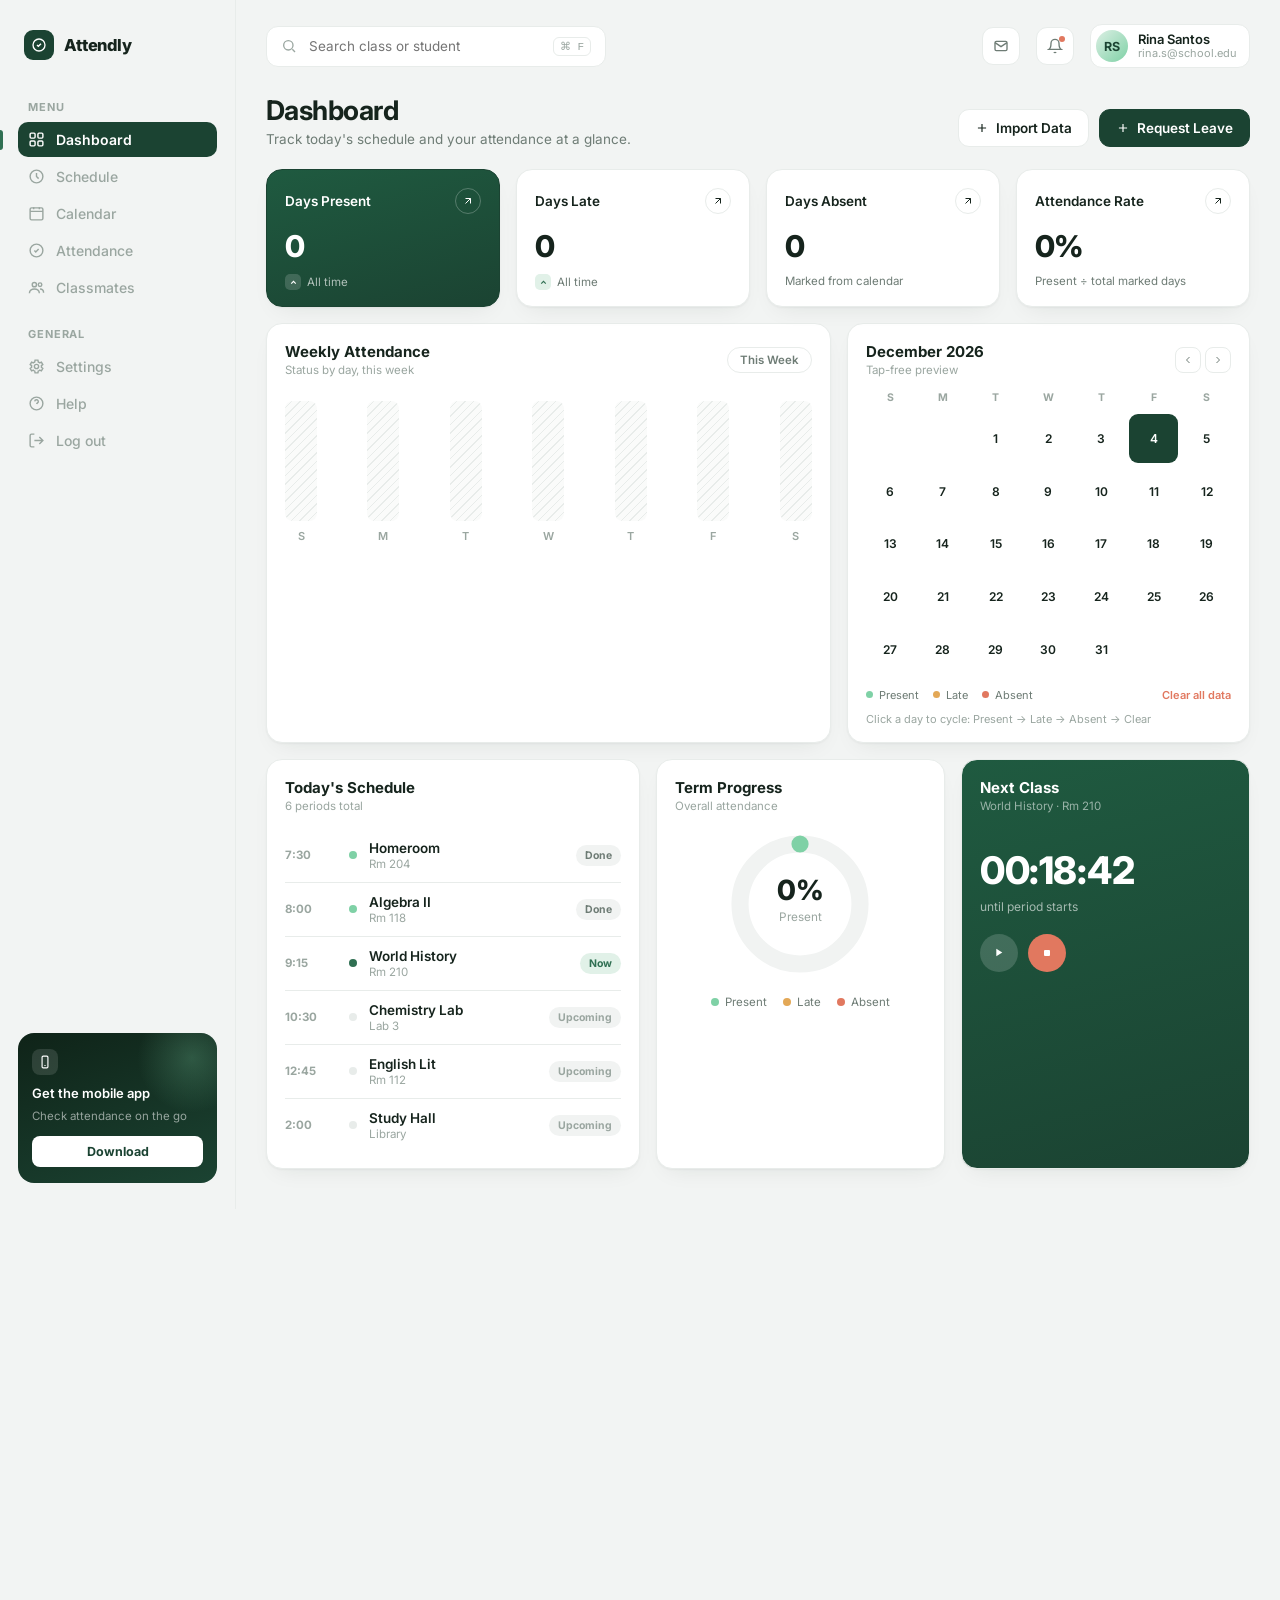
<file: index.html>
<!DOCTYPE html>
<html>
<head>
    <meta http-equiv="refresh" content="0; url=dashboard.html">
    <title>Self Attendance Checker</title>
</head>
<body>
    <p>Redirecting to dashboard...</p>
</body>
</html>
</file>
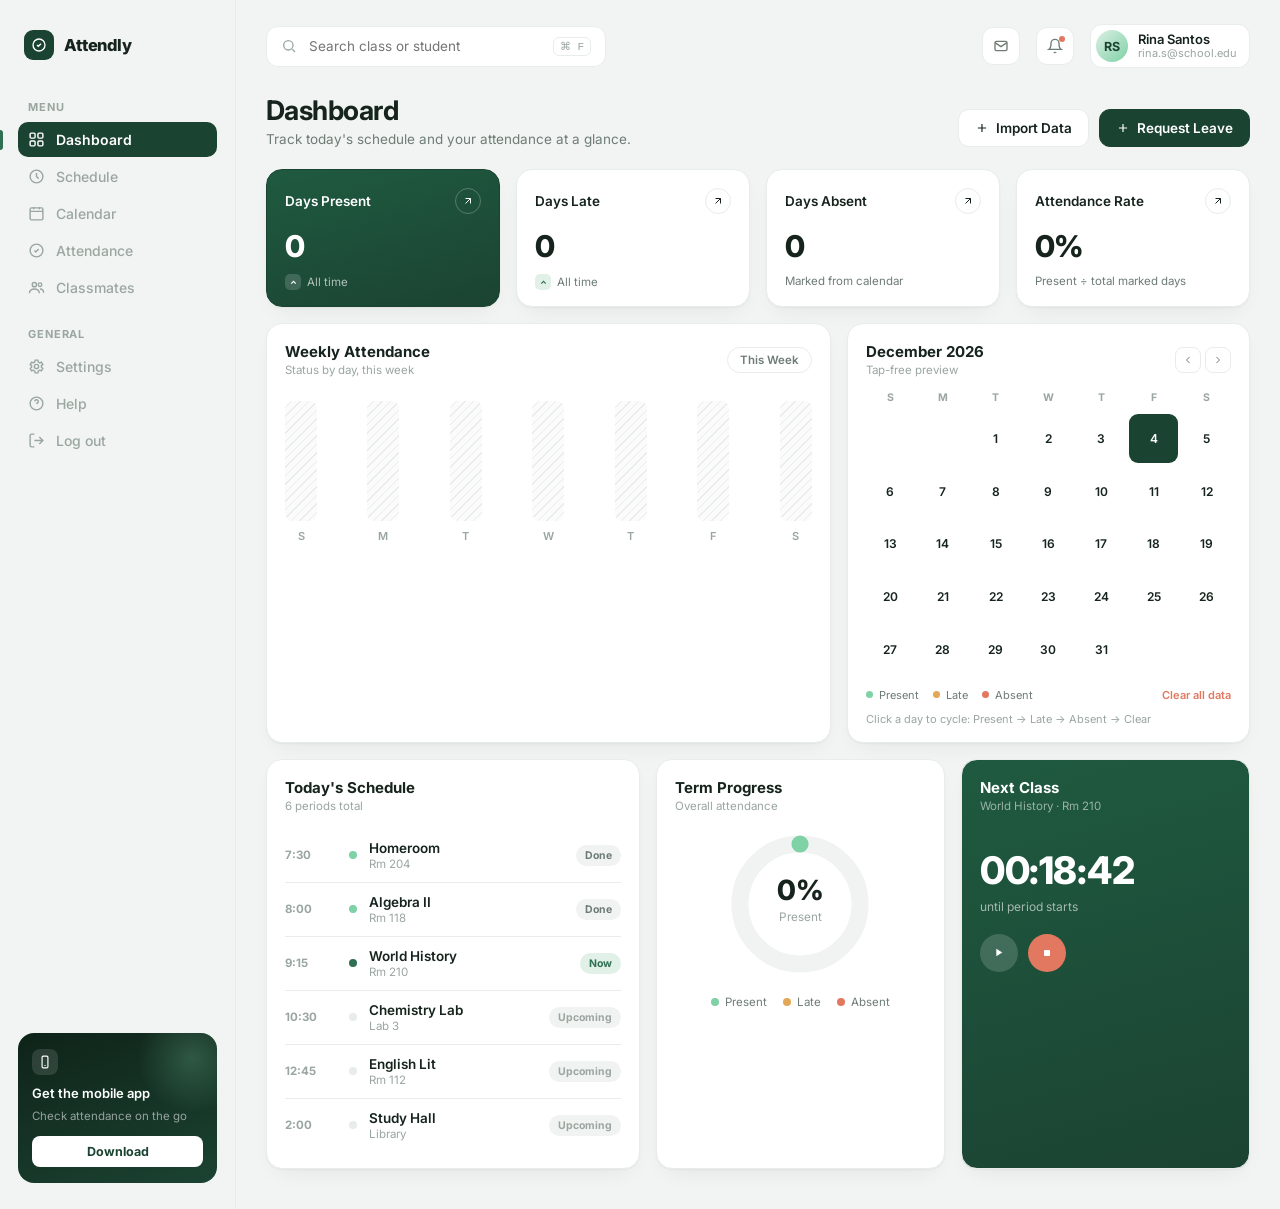
<file: dashboard.html>
<!DOCTYPE html>
<html lang="en">
<head>
<meta charset="UTF-8">
<meta name="viewport" content="width=device-width, initial-scale=1.0">
<title>Dashboard</title>
<link rel="stylesheet" href="./dashboard/dashboard.css">
</head>
<body>

<div class="app">

  <!-- ================= SIDEBAR ================= -->
  <aside class="sidebar">
    <div class="brand">
      <div class="brand-mark">
        <svg viewBox="0 0 24 24" fill="none" stroke="#fff" stroke-width="2"><path d="M9 12l2 2 4-4"/><circle cx="12" cy="12" r="9"/></svg>
      </div>
      <div class="brand-name">Attendly</div>
    </div>

    <div class="nav-label">Menu</div>
    <div class="nav-group">
      <a class="nav-item active" href="javascript:void(0)">
        <svg viewBox="0 0 24 24" fill="none" stroke="currentColor" stroke-width="2"><rect x="3" y="3" width="7" height="7" rx="1.5"/><rect x="14" y="3" width="7" height="7" rx="1.5"/><rect x="3" y="14" width="7" height="7" rx="1.5"/><rect x="14" y="14" width="7" height="7" rx="1.5"/></svg>
        Dashboard
      </a>
      <a class="nav-item" href="javascript:void(0)">
        <svg viewBox="0 0 24 24" fill="none" stroke="currentColor" stroke-width="2"><circle cx="12" cy="12" r="9"/><path d="M12 7v5l3 3"/></svg>
        Schedule
      </a>
      <a class="nav-item" href="javascript:void(0)">
        <svg viewBox="0 0 24 24" fill="none" stroke="currentColor" stroke-width="2"><rect x="3" y="4" width="18" height="17" rx="2"/><path d="M3 9h18M8 3v3M16 3v3"/></svg>
        Calendar
      </a>
      <a class="nav-item" href="javascript:void(0)">
        <svg viewBox="0 0 24 24" fill="none" stroke="currentColor" stroke-width="2"><path d="M9 12l2 2 4-4"/><circle cx="12" cy="12" r="9"/></svg>
        Attendance
      </a>
      <a class="nav-item" href="javascript:void(0)">
        <svg viewBox="0 0 24 24" fill="none" stroke="currentColor" stroke-width="2"><circle cx="9" cy="8" r="3"/><path d="M2 20c0-3.5 3-6 7-6s7 2.5 7 6"/><circle cx="17" cy="8" r="2.5"/><path d="M17 14c2.8 0 5 2 5 5.5"/></svg>
        Classmates
      </a>
    </div>

    <div class="nav-label">General</div>
    <div class="nav-group">
      <a class="nav-item" href="javascript:void(0)">
        <svg viewBox="0 0 24 24" fill="none" stroke="currentColor" stroke-width="2"><circle cx="12" cy="12" r="3"/><path d="M19 12a7 7 0 00-.1-1.2l2-1.6-2-3.4-2.4 1a7 7 0 00-2-1.2L14 3h-4l-.5 2.6a7 7 0 00-2 1.2l-2.4-1-2 3.4 2 1.6A7 7 0 005 12c0 .4 0 .8.1 1.2l-2 1.6 2 3.4 2.4-1c.6.5 1.3.9 2 1.2L10 21h4l.5-2.6c.7-.3 1.4-.7 2-1.2l2.4 1 2-3.4-2-1.6c.1-.4.1-.8.1-1.2z"/></svg>
        Settings
      </a>
      <a class="nav-item" href="javascript:void(0)">
        <svg viewBox="0 0 24 24" fill="none" stroke="currentColor" stroke-width="2"><circle cx="12" cy="12" r="9"/><path d="M9.5 9a2.5 2.5 0 015 .5c0 1.5-2 1.7-2.3 3.2M12 17h.01"/></svg>
        Help
      </a>
      <a class="nav-item" href="javascript:void(0)">
        <svg viewBox="0 0 24 24" fill="none" stroke="currentColor" stroke-width="2"><path d="M9 21H5a2 2 0 01-2-2V5a2 2 0 012-2h4M16 17l5-5-5-5M21 12H9"/></svg>
        Log out
      </a>
    </div>

    <div class="sidebar-spacer"></div>

    <div class="app-promo">
      <div class="promo-icon">
        <svg viewBox="0 0 24 24" fill="none" stroke="#fff" stroke-width="2"><rect x="7" y="2" width="10" height="20" rx="2"/><path d="M11 18h2"/></svg>
      </div>
      <p>Get the mobile app</p>
      <span>Check attendance on the go</span>
      <div class="promo-btn">Download</div>
    </div>
  </aside>

  <!-- ================= MAIN ================= -->
  <main class="main">

    <div class="topbar">
      <div class="search">
        <svg viewBox="0 0 24 24" fill="none" stroke="currentColor" stroke-width="2"><circle cx="11" cy="11" r="7"/><path d="M21 21l-4-4"/></svg>
        <input type="text" placeholder="Search class or student">
        <kbd>&#8984; F</kbd>
      </div>
      <div class="topbar-spacer"></div>
      <div class="icon-btn">
        <svg viewBox="0 0 24 24" fill="none" stroke="currentColor" stroke-width="2"><rect x="3" y="5" width="18" height="14" rx="2"/><path d="M3 7l9 6 9-6"/></svg>
      </div>
      <div class="icon-btn">
        <svg viewBox="0 0 24 24" fill="none" stroke="currentColor" stroke-width="2"><path d="M18 8a6 6 0 00-12 0c0 7-3 9-3 9h18s-3-2-3-9"/><path d="M13.7 21a2 2 0 01-3.4 0"/></svg>
        <span class="dot"></span>
      </div>
      <div class="user-chip">
        <div class="avatar">RS</div>
        <div>
          <div class="name">Rina Santos</div>
          <div class="email">rina.s@school.edu</div>
        </div>
      </div>
    </div>

    <div class="page-head">
      <div>
        <h1>Dashboard</h1>
        <p>Track today's schedule and your attendance at a glance.</p>
      </div>
      <div class="head-actions">
        <button class="btn">
          <svg viewBox="0 0 24 24" fill="none" stroke="currentColor" stroke-width="2"><path d="M12 5v14M5 12h14"/></svg>
          Import Data
        </button>
        <button class="btn primary">
          <svg viewBox="0 0 24 24" fill="none" stroke="currentColor" stroke-width="2"><path d="M12 5v14M5 12h14"/></svg>
          Request Leave
        </button>
      </div>
    </div>

    <!-- STAT CARDS -->
    <div class="stats-row">
      <div class="card stat-card dark">
        <div class="stat-top">
          <span class="label">Days Present</span>
          <div class="circ"><svg viewBox="0 0 24 24" fill="none" stroke="currentColor" stroke-width="2"><path d="M7 17L17 7M7 7h10v10"/></svg></div>
        </div>
        <div class="value" id="statPresent">0</div>
        <div class="foot"><span class="up"><svg viewBox="0 0 24 24" fill="none" stroke="currentColor" stroke-width="3"><path d="M6 15l6-6 6 6"/></svg></span> All time</div>
      </div>
      <div class="card stat-card">
        <div class="stat-top">
          <span class="label">Days Late</span>
          <div class="circ"><svg viewBox="0 0 24 24" fill="none" stroke="currentColor" stroke-width="2"><path d="M7 17L17 7M7 7h10v10"/></svg></div>
        </div>
        <div class="value" id="statLate">0</div>
        <div class="foot"><span class="up"><svg viewBox="0 0 24 24" fill="none" stroke="currentColor" stroke-width="3"><path d="M6 15l6-6 6 6"/></svg></span> All time</div>
      </div>
      <div class="card stat-card">
        <div class="stat-top">
          <span class="label">Days Absent</span>
          <div class="circ"><svg viewBox="0 0 24 24" fill="none" stroke="currentColor" stroke-width="2"><path d="M7 17L17 7M7 7h10v10"/></svg></div>
        </div>
        <div class="value" id="statAbsent">0</div>
        <div class="foot" id="statAbsentFoot">Marked from calendar</div>
      </div>
      <div class="card stat-card">
        <div class="stat-top">
          <span class="label">Attendance Rate</span>
          <div class="circ"><svg viewBox="0 0 24 24" fill="none" stroke="currentColor" stroke-width="2"><path d="M7 17L17 7M7 7h10v10"/></svg></div>
        </div>
        <div class="value" id="statRate">0%</div>
        <div class="foot">Present &divide; total marked days</div>
      </div>
    </div>

    <!-- ROW 2: weekly chart + calendar -->
    <div class="row-2">
      <div class="card">
        <div class="card-title-row">
          <div>
            <div class="card-title">Weekly Attendance</div>
            <div class="card-sub">Status by day, this week</div>
          </div>
          <div class="pill-select">This Week</div>
        </div>
        <div class="bars" id="bars"></div>
      </div>

      <div class="card">
        <div class="cal-head">
          <div>
            <div class="card-title" id="calMonthLabel">Month</div>
            <div class="card-sub">Tap-free preview</div>
          </div>
          <div class="cal-nav">
            <button id="calPrev"><svg viewBox="0 0 24 24" fill="none" stroke="currentColor" stroke-width="2"><path d="M15 18l-6-6 6-6"/></svg></button>
            <button id="calNext"><svg viewBox="0 0 24 24" fill="none" stroke="currentColor" stroke-width="2"><path d="M9 6l6 6-6 6"/></svg></button>
          </div>
        </div>
        <div class="cal-grid" id="calGrid"></div>
        <div class="cal-legend">
          <span><i style="background:var(--mint)"></i>Present</span>
          <span><i style="background:var(--amber)"></i>Late</span>
          <span><i style="background:var(--coral)"></i>Absent</span>
          <button class="cal-clear" id="calClear">Clear all data</button>
        </div>
        <div class="cal-hint">Click a day to cycle: Present &rarr; Late &rarr; Absent &rarr; Clear</div>
      </div>
    </div>

    <!-- ROW 3: schedule + donut + next class -->
    <div class="row-3">
      <div class="card">
        <div class="card-title-row">
          <div>
            <div class="card-title">Today's Schedule</div>
            <div class="card-sub">6 periods total</div>
          </div>
        </div>
        <div id="schedList"></div>
      </div>

      <div class="card">
        <div class="card-title-row">
          <div>
            <div class="card-title">Term Progress</div>
            <div class="card-sub">Overall attendance</div>
          </div>
        </div>
        <div class="donut-wrap">
          <svg viewBox="0 0 140 140" width="150" height="150">
            <circle cx="70" cy="70" r="56" fill="none" stroke="#F1F3F2" stroke-width="16"/>
            <circle id="donutProgress" cx="70" cy="70" r="56" fill="none" stroke="var(--mint)" stroke-width="16"
              stroke-linecap="round" stroke-dasharray="351.9" stroke-dashoffset="351.9"
              transform="rotate(-90 70 70)"/>
            <text id="donutPct" x="70" y="66" text-anchor="middle" font-size="26" font-weight="800" fill="var(--ink)" font-family="Inter">0%</text>
            <text x="70" y="86" text-anchor="middle" font-size="11" fill="var(--muted-2)" font-family="Inter">Present</text>
          </svg>
          <div class="donut-legend">
            <span><i style="background:var(--mint)"></i>Present</span>
            <span><i style="background:var(--amber)"></i>Late</span>
            <span><i style="background:var(--coral)"></i>Absent</span>
          </div>
        </div>
      </div>

      <div class="card next-card">
        <div class="card-title-row">
          <div>
            <div class="card-title">Next Class</div>
            <div class="card-sub">World History &middot; Rm 210</div>
          </div>
        </div>
        <div class="timer">00:18:42</div>
        <div class="timer-label">until period starts</div>
        <div class="timer-controls">
          <button class="tc-btn play"><svg viewBox="0 0 24 24" fill="currentColor"><path d="M8 5v14l11-7z"/></svg></button>
          <button class="tc-btn stop"><svg viewBox="0 0 24 24" fill="currentColor"><rect x="6" y="6" width="12" height="12" rx="2"/></svg></button>
        </div>
      </div>
    </div>

  </main>
</div>

<script src="./dashboard/dashboard.js"></script>
</body>
</html>
</file>
<file: dashboard/dashboard.css>
@import url('https://fonts.googleapis.com/css2?family=Inter:wght@400;500;600;700;800&display=swap');

:root{
  --bg:#F2F4F3;
  --card:#FFFFFF;
  --ink:#16241D;
  --muted:#6E7C75;
  --muted-2:#9AA6A0;
  --border:#E8ECEA;
  --green-deep:#1B4332;
  --green-deep-2:#1F5A40;
  --green:#2F6F52;
  --green-soft:#E1F1E8;
  --mint:#7FD1A6;
  --amber:#E3A857;
  --amber-soft:#FBEEDC;
  --coral:#E1785F;
  --coral-soft:#FBE7E1;
  --shadow: 0 1px 2px rgba(16,36,26,0.04), 0 10px 24px -12px rgba(16,36,26,0.10);
}

*{box-sizing:border-box;}
html,body{margin:0; padding:0;}
body{
  font-family:'Inter',sans-serif;
  background:var(--bg);
  color:var(--ink);
  -webkit-font-smoothing:antialiased;
}

a{text-decoration:none; color:inherit;}
button{font-family:inherit;}

.app{
  display:flex;
  max-width:1360px;
  margin:0 auto;
  min-height:100vh;
}

/* ---------------- Sidebar ---------------- */
.sidebar{
  width:236px;
  flex-shrink:0;
  padding:26px 18px;
  display:flex;
  flex-direction:column;
  border-right:1px solid var(--border);
}
.brand{
  display:flex;
  align-items:center;
  gap:10px;
  padding:4px 6px 26px;
}
.brand-mark{
  width:30px; height:30px;
  border-radius:9px;
  background:var(--green-deep);
  display:flex; align-items:center; justify-content:center;
}
.brand-mark svg{width:16px; height:16px;}
.brand-name{font-weight:800; font-size:16.5px; letter-spacing:-0.01em;}

.nav-label{
  font-size:11px;
  font-weight:700;
  letter-spacing:.08em;
  color:var(--muted-2);
  text-transform:uppercase;
  padding:14px 10px 8px;
}
.nav-group{display:flex; flex-direction:column; gap:2px; margin-bottom:8px;}
.nav-item{
  display:flex;
  align-items:center;
  gap:11px;
  padding:9px 10px;
  border-radius:10px;
  font-size:14px;
  font-weight:500;
  color:var(--muted-2);
  cursor:default;
  user-select:none;
  position:relative;
}
.nav-item svg{width:17px; height:17px; flex-shrink:0;}
.nav-item.active{
  background:var(--green-deep);
  color:#fff;
  font-weight:600;
}
.nav-item.active::before{
  content:"";
  position:absolute;
  left:-18px;
  top:50%; transform:translateY(-50%);
  width:3px; height:20px;
  background:var(--green);
  border-radius:0 4px 4px 0;
}
.nav-item .badge{
  margin-left:auto;
  font-size:10.5px;
  font-weight:700;
  background:var(--coral-soft);
  color:var(--coral);
  padding:1px 7px;
  border-radius:20px;
}
.nav-item.active .badge{background:rgba(255,255,255,0.18); color:#fff;}

.sidebar-spacer{flex:1;}

.app-promo{
  background:linear-gradient(160deg,#0F2318,#1B4332);
  border-radius:16px;
  padding:16px 14px;
  position:relative;
  overflow:hidden;
}
.app-promo::after{
  content:"";
  position:absolute; right:-30px; top:-30px;
  width:110px; height:110px;
  border-radius:50%;
  background:radial-gradient(circle, rgba(127,209,166,0.25), transparent 70%);
}
.app-promo .promo-icon{
  width:26px; height:26px; border-radius:8px;
  background:rgba(255,255,255,0.12);
  display:flex; align-items:center; justify-content:center;
  margin-bottom:10px;
}
.app-promo .promo-icon svg{width:14px; height:14px; stroke:#fff;}
.app-promo p{
  color:#fff; font-size:13px; font-weight:600;
  margin:0 0 2px; line-height:1.3;
}
.app-promo span{
  color:rgba(255,255,255,0.55);
  font-size:11.5px;
}
.promo-btn{
  display:block;
  margin-top:12px;
  background:#fff;
  color:var(--green-deep);
  text-align:center;
  font-size:12.5px;
  font-weight:700;
  padding:8px 0;
  border-radius:8px;
}

/* ---------------- Main ---------------- */
.main{
  flex:1;
  min-width:0;
  padding:24px 30px 40px;
}

.topbar{
  display:flex;
  align-items:center;
  gap:16px;
  margin-bottom:26px;
}
.search{
  flex:1;
  display:flex;
  align-items:center;
  gap:10px;
  background:var(--card);
  border:1px solid var(--border);
  border-radius:12px;
  padding:10px 14px;
  color:var(--muted-2);
  max-width:340px;
}
.search svg{width:16px; height:16px; flex-shrink:0;}
.search input{
  border:none; outline:none; background:transparent;
  font-family:inherit; font-size:13.5px; color:var(--ink); flex:1;
}
.search kbd{
  font-size:11px; color:var(--muted-2);
  border:1px solid var(--border);
  border-radius:6px;
  padding:2px 6px;
}
.topbar-spacer{flex:1;}
.icon-btn{
  width:38px; height:38px;
  border-radius:11px;
  background:var(--card);
  border:1px solid var(--border);
  display:flex; align-items:center; justify-content:center;
  color:var(--muted);
  position:relative;
}
.icon-btn svg{width:16px; height:16px;}
.icon-btn .dot{
  position:absolute; top:8px; right:8px;
  width:6px; height:6px; border-radius:50%;
  background:var(--coral);
}
.user-chip{
  display:flex; align-items:center; gap:10px;
  padding:5px 12px 5px 5px;
  background:var(--card);
  border:1px solid var(--border);
  border-radius:12px;
}
.avatar{
  width:32px; height:32px; border-radius:50%;
  background:linear-gradient(135deg,#DCEFE4,#7FD1A6);
  display:flex; align-items:center; justify-content:center;
  font-weight:700; font-size:12.5px; color:var(--green-deep);
}
.user-chip .name{font-size:13px; font-weight:600; line-height:1.25;}
.user-chip .email{font-size:11px; color:var(--muted-2); line-height:1.25;}

.page-head{
  display:flex;
  justify-content:space-between;
  align-items:flex-end;
  flex-wrap:wrap;
  gap:14px;
  margin-bottom:22px;
}
.page-head h1{
  font-size:27px;
  margin:0 0 4px;
  letter-spacing:-0.02em;
}
.page-head p{margin:0; color:var(--muted); font-size:13.5px;}
.head-actions{display:flex; gap:10px;}
.btn{
  display:flex; align-items:center; gap:7px;
  font-size:13.5px; font-weight:600;
  padding:10px 16px;
  border-radius:11px;
  border:1px solid var(--border);
  background:var(--card);
  color:var(--ink);
  cursor:default;
}
.btn svg{width:14px; height:14px;}
.btn.primary{
  background:var(--green-deep);
  border-color:var(--green-deep);
  color:#fff;
}

/* ---------------- Grid ---------------- */
.stats-row{
  display:grid;
  grid-template-columns:repeat(4,1fr);
  gap:16px;
  margin-bottom:16px;
}
.card{
  background:var(--card);
  border:1px solid var(--border);
  border-radius:16px;
  padding:18px 18px 16px;
  box-shadow:var(--shadow);
}
.stat-card{position:relative;}
.stat-card .stat-top{
  display:flex; justify-content:space-between; align-items:center;
  margin-bottom:14px;
}
.stat-card .stat-top .label{font-size:13.5px; font-weight:600;}
.stat-card .circ{
  width:26px; height:26px; border-radius:50%;
  border:1px solid var(--border);
  display:flex; align-items:center; justify-content:center;
}
.stat-card .circ svg{width:12px; height:12px;}
.stat-card .value{font-size:30px; font-weight:800; letter-spacing:-0.02em;}
.stat-card .foot{
  display:flex; align-items:center; gap:6px;
  font-size:11.5px; color:var(--muted);
  margin-top:10px;
}
.stat-card .foot .up{
  width:16px; height:16px; border-radius:5px;
  background:var(--green-soft); color:var(--green);
  display:flex; align-items:center; justify-content:center;
}
.stat-card .foot .up svg{width:9px; height:9px;}

.stat-card.dark{
  background:linear-gradient(165deg,var(--green-deep-2),var(--green-deep));
  border-color:var(--green-deep);
  color:#fff;
}
.stat-card.dark .circ{border-color:rgba(255,255,255,0.25); color:#fff;}
.stat-card.dark .foot{color:rgba(255,255,255,0.65);}
.stat-card.dark .foot .up{background:rgba(255,255,255,0.16); color:#fff;}

.row-2{
  display:grid;
  grid-template-columns:1.4fr 1fr;
  gap:16px;
  margin-bottom:16px;
}
.row-3{
  display:grid;
  grid-template-columns:1.1fr 0.85fr 0.85fr;
  gap:16px;
}
@media (max-width:980px){
  .stats-row{grid-template-columns:repeat(2,1fr);}
  .row-2, .row-3{grid-template-columns:1fr;}
}

.card-title-row{
  display:flex; justify-content:space-between; align-items:center;
  margin-bottom:16px;
}
.card-title{font-size:15px; font-weight:700;}
.card-sub{font-size:11.5px; color:var(--muted-2); margin-top:2px;}
.pill-select{
  font-size:11.5px; font-weight:600; color:var(--muted);
  border:1px solid var(--border);
  border-radius:20px;
  padding:5px 12px;
}

/* weekly chart */
.bars{
  display:flex;
  align-items:flex-end;
  justify-content:space-between;
  height:150px;
  padding-top:10px;
}
.bar-col{display:flex; flex-direction:column; align-items:center; gap:8px; width:32px;}
.bar-track{
  width:100%;
  height:120px;
  border-radius:8px;
  background-image:repeating-linear-gradient(-45deg, var(--border) 0 1px, transparent 1px 6px);
  background-color:#FAFBFA;
  display:flex; align-items:flex-end;
  overflow:hidden;
}
.bar-fill{width:100%; border-radius:8px; position:relative;}
.bar-day{font-size:11px; color:var(--muted-2); font-weight:600;}

/* calendar */
.cal-head{
  display:flex; justify-content:space-between; align-items:center;
  margin-bottom:14px;
}
.cal-nav{display:flex; gap:4px;}
.cal-nav button{
  width:26px; height:26px; border-radius:8px;
  border:1px solid var(--border); background:#fff;
  display:flex; align-items:center; justify-content:center;
  color:var(--muted);
}
.cal-nav svg{width:12px; height:12px;}
.cal-grid{
  display:grid;
  grid-template-columns:repeat(7,1fr);
  gap:4px;
  text-align:center;
}
.cal-grid .dow{
  font-size:10.5px; font-weight:700; color:var(--muted-2);
  padding-bottom:6px;
}
.cal-day{
  aspect-ratio:1;
  display:flex; flex-direction:column; align-items:center; justify-content:center;
  border-radius:9px;
  font-size:12px; font-weight:600;
  color:var(--ink);
  position:relative;
  cursor:pointer;
  border:1px solid transparent;
  transition:background .12s ease, border-color .12s ease;
}
.cal-day.empty{cursor:default;}
.cal-day:not(.empty):hover{background:var(--green-soft); border-color:var(--mint);}
.cal-day.muted{color:var(--muted-2); font-weight:500;}
.cal-day.today{background:var(--green-deep); color:#fff;}
.cal-day.today:hover{background:var(--green-deep);}
.cal-day.st-present{background:var(--green-soft);}
.cal-day.st-late{background:var(--amber-soft);}
.cal-day.st-absent{background:var(--coral-soft);}
.cal-day .dot{
  width:4px; height:4px; border-radius:50%;
  margin-top:3px;
}
.cal-day.today .dot{background:#fff;}
.cal-legend{display:flex; gap:14px; margin-top:14px; flex-wrap:wrap; align-items:center;}
.cal-legend span{
  display:flex; align-items:center; gap:6px;
  font-size:11px; color:var(--muted);
}
.cal-legend i{width:7px; height:7px; border-radius:50%; display:inline-block;}
.cal-hint{font-size:11px; color:var(--muted-2); margin-top:10px;}
.cal-clear{
  margin-left:auto;
  font-size:11px; font-weight:600;
  color:var(--coral);
  cursor:pointer;
  background:none; border:none; font-family:inherit;
  padding:0;
}

/* schedule list */
.sched-item{
  display:flex; align-items:center; gap:12px;
  padding:11px 0;
  border-bottom:1px solid var(--border);
}
.sched-item:last-child{border-bottom:none;}
.sched-time{
  width:52px; flex-shrink:0;
  font-size:11.5px; font-weight:700; color:var(--muted-2);
}
.sched-dot{
  width:8px; height:8px; border-radius:50%;
  flex-shrink:0;
}
.sched-info{flex:1; min-width:0;}
.sched-info .subj{font-size:13.5px; font-weight:600;}
.sched-info .room{font-size:11.5px; color:var(--muted-2); margin-top:1px;}
.sched-status{
  font-size:10.5px; font-weight:700;
  padding:4px 9px; border-radius:20px;
  white-space:nowrap;
}
.sched-status.now{background:var(--green-soft); color:var(--green);}
.sched-status.done{background:#F1F3F2; color:var(--muted);}
.sched-status.upcoming{background:#F1F3F2; color:var(--muted-2);}

/* donut */
.donut-wrap{display:flex; flex-direction:column; align-items:center;}
.donut-legend{
  display:flex; gap:16px; margin-top:16px; flex-wrap:wrap; justify-content:center;
}
.donut-legend span{
  display:flex; align-items:center; gap:6px;
  font-size:11.5px; color:var(--muted);
}
.donut-legend i{width:8px;height:8px;border-radius:50%;display:inline-block;}

/* next class card */
.next-card{
  background:linear-gradient(165deg,var(--green-deep-2),var(--green-deep));
  color:#fff;
  display:flex; flex-direction:column;
}
.next-card .card-title{color:#fff;}
.next-card .card-sub{color:rgba(255,255,255,0.55);}
.timer{
  font-family:'Inter',sans-serif;
  font-size:38px; font-weight:800;
  letter-spacing:-0.01em;
  margin:18px 0 6px;
}
.timer-label{font-size:12px; color:rgba(255,255,255,0.6); margin-bottom:20px;}
.timer-controls{display:flex; gap:10px;}
.tc-btn{
  width:38px; height:38px; border-radius:50%;
  display:flex; align-items:center; justify-content:center;
  border:none;
}
.tc-btn.play{background:rgba(255,255,255,0.16); color:#fff;}
.tc-btn.play svg{width:13px; height:13px;}
.tc-btn.stop{background:var(--coral); color:#fff;}
.tc-btn.stop svg{width:12px; height:12px;}
</file>
